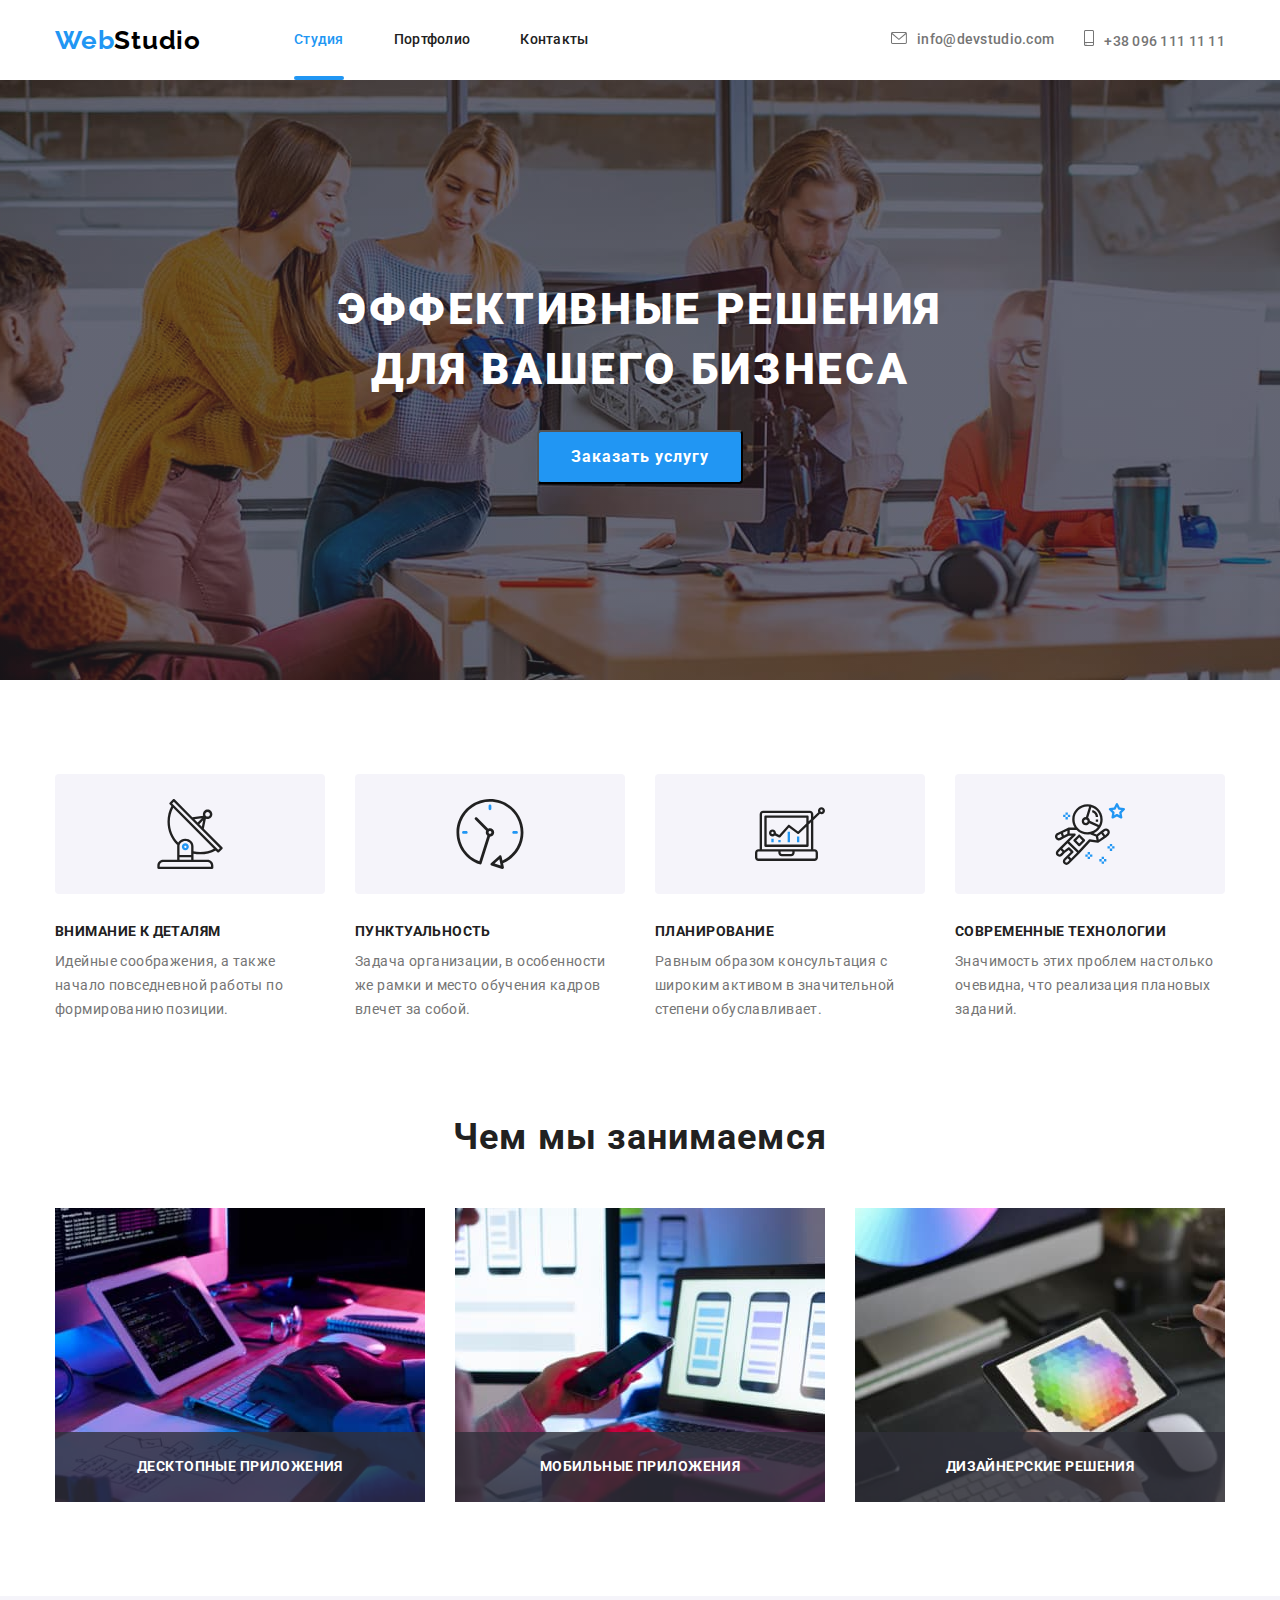
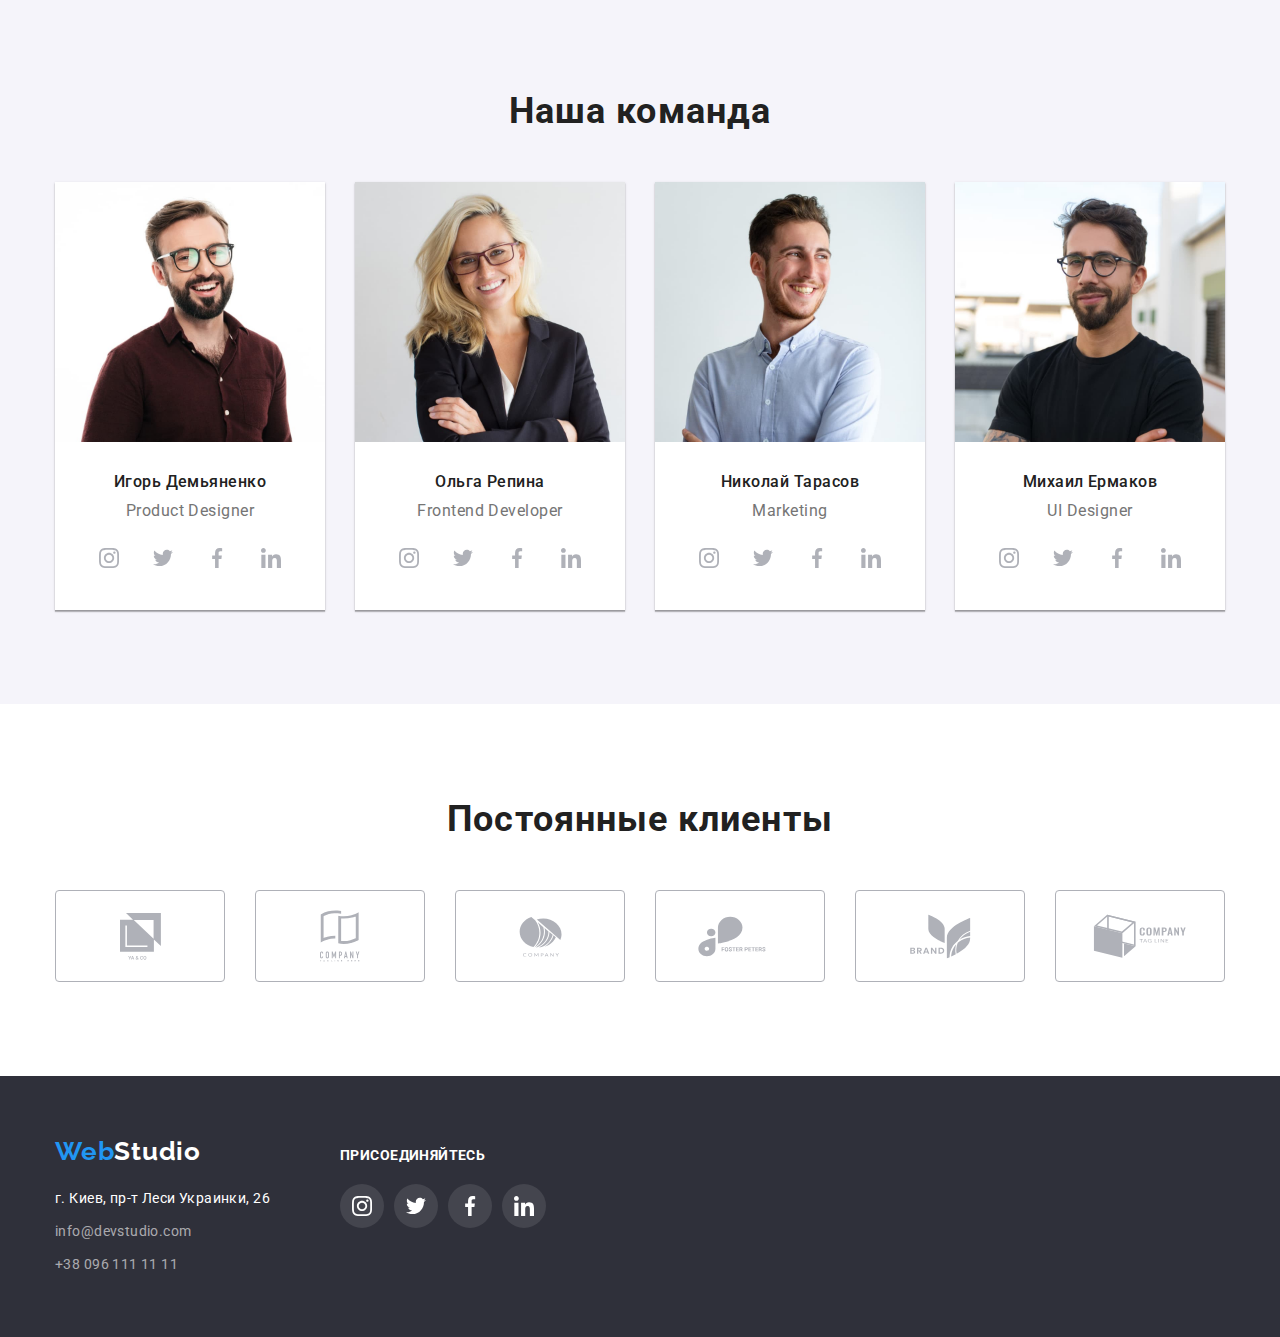
<file: index.html>
<!DOCTYPE html>
<html lang="ru">

<head>
    <meta charset="UTF-8">
    <meta http-equiv="X-UA-Compatible" content="IE=edge">
    <meta name="viewport" content="width=device-width, initial-scale=1.0">
    <link href="https://fonts.googleapis.com/css2?family=Raleway:wght@700&family=Roboto:wght@400;500;700;900&display=swap"
        rel="stylesheet" />
    <link rel="preconnect" href="https://fonts.gstatic.com">
    <link rel="stylesheet" href="https://cdnjs.cloudflare.com/ajax/libs/modern-normalize/1.1.0/modern-normalize.min.css" />
    <link rel="stylesheet" href="./css/styles.css" />
    <title>WebStudio</title>
</head>

<body>

<!-- Шапка сайта -->
    <header class="header">
     <div class="container">
        <div class="container-nav">
        <nav class="navigation">
            <a class="logo link"href="./index.html" ><span class="description-span">Web</span>Studio</a>
            <ul class="menu-list list">
                <li class="menu-item"><a class="menu-link link current" href="./index.html" >Студия</a></li>
                <li class="menu-item"><a class="menu-link link" href="./portfolio.html" >Портфолио</a></li>
                <li class="menu-item"><a class="menu-link link" href="" >Контакты</a></li>
            </ul>
        </nav>
        <ul class="auth-nav list">
            <li class="auth-nav-item">
                <a class="auth-link link" href="mailto:info@devstudio.com" ><svg class="nav-svg" width="16" height="12">
                    <use href="./images/sprite.svg#icon-mail"></use>
                </svg>info@devstudio.com</a></li>
            
            <li class="auth-nav-item"><a class="auth-link link" href="tel:+380961111111"><svg class="nav-svg" width="10" height="16">
                <use href="./images/sprite.svg#icon-smartphone"></use>
            </svg>+38 096 111 11 11</a></li>
            
        </ul>
        </div>
     
    </div>
    </header>
    <main>
        <!-- Герой -->

        <section class="section hero">
        <div class="container">
            <h1 class="hero-title">Эффективные решения<br/> для вашего бизнеса</h1>
            <button class="modal-button" type="button" data-modal-open>Заказать услугу</button>
        </div>
        </section>
        
        <!-- Преимущества -->
        <section class="section advantages">
        <div class="container">
            <h2 hidden>Преимущества</h2>
            <ul class="feature-list list">
                <li class="feature-list-item">
                    <div class="feature">
                        <svg class="feature-svg" width="70" height="70">
                            <use href="./images/sprite.svg#icon-antenna"></use>
                        </svg>
                    </div>
                    <h3 class="feature-title">Внимание к деталям</h3>
                    <p class="feature-description">
                        Идейные соображения, а также
                        начало повседневной работы по
                        формированию позиции.
                    </p>
                 </li>
                <li class="feature-list-item">
                    <div class="feature">
                        <svg class="feature-svg" width="70" height="70">
                            <use href="./images/sprite.svg#icon-clock"></use>
                        </svg>
                    </div>
                    <h3 class="feature-title">Пунктуальность</h3>
                    <p class="feature-description">
                        Задача организации, в особенности
                        же рамки и место обучения кадров
                        влечет за собой.
                    </p>
                 </li>
                <li class="feature-list-item">
                    <div class="feature">
                        <svg class="feature-svg" width="70" height="70">
                            <use href="./images/sprite.svg#icon-diagram"></use>
                        </svg>
                    </div>
                    <h3 class="feature-title">Планирование</h3>
                    <p class="feature-description">
                        Равным образом консультация с
                        широким активом в значительной
                        cтепени обуславливает.
                    </p>
                 </li>
                <li class="feature-list-item">
                    <div class="feature">
                        <svg class="feature-svg" width="70" height="70">
                            <use href="./images/sprite.svg#icon-astronaut"></use>
                        </svg>
                    </div>
                    <h3 class="feature-title">Современные технологии</h3>
                    <p class="feature-description">
                        Значимость этих проблем настолько
                        очевидна, что реализация плановых
                        заданий.
                    </p>
                 </li>
            </ul>
            
        </div>    
        </section>
        

        <!-- Чем мы занимаемся -->
        
        <section class="section promo">
        <div class="container">
            <h2 class="promo-title">Чем мы занимаемся</h2>
        
            <ul class="promo-link-list list">
                <li class="promo-link-list-item">
                    <div class="promo-div">      
                    <img src="./images/img.jpg" alt="Пишет код" width="370" height="294"/>
                    <p class="promo-text"> Десктопные приложения </p>
                    </div>
                </li>
                <li class="promo-link-list-item">
                    <div class="promo-div">
                    <img src="./images/img(1).jpg" alt="Создает дизайн" width="370" height="294"/>
                     <p class="promo-text">Мобильные приложения</p> 
                    </div>
                </li>
                <li class="promo-link-list-item">
                    <div class="promo-div"> 
                    <img src="./images/img(2).jpg" alt="Тестирует игру" width="370" height="294"/>
                    <p class="promo-text">Дизайнерские решения</p>
                    </div>
                </li>
            </ul>
        </div>    
        </section>
        
        <!-- Наша команда -->
      
        <section class="section team">
        <div class="container">
            <h2 class="team-title">Наша команда</h2>
                   
            <ul class="team-link-list list">
                <li class="team-link-list-item">
                    <a class="team-link-list-link link" href=""><img src="./images/img(3).jpg" alt="Игорь Демьяненко" width="270" height="260"/></a>
                   <div class="team-div">
                    <h3 class="team-subtitle">Игорь Демьяненко</h3>
                    <p class="profession" lang="en">Product Designer</p>
                  
                    <ul class="social">
                        
                       <li class="social-list">
                           <a class="social-link" href="">
                           <svg class="social-svg" width="20" height="20">
                               <use href="./images/sprite.svg#icon-instagram"></use>
                           </svg>  
                           </a>
                       </li>
                        
                    <li class="social-list" >
                        <a class="social-link" href="">
                            <svg class="social-svg" width="20" height="20">
                                <use href="./images/sprite.svg#icon-twitter"></use>
                            </svg>
                        </a>
                    </li>
                    <li class="social-list">
                        <a class="social-link" href="">
                            <svg class="social-svg" width="20" height="20">
                                <use href="./images/sprite.svg#icon-facebook"></use>
                            </svg>
                        </a>
                    </li>
                    <li class="social-list">
                        <a class="social-link last" href="">
                            <svg class="social-svg" width="20" height="20">
                                <use href="./images/sprite.svg#icon-linkedin"></use>
                            </svg>
                        </a>
                    </li>
                   </ul>
                    </div>
                </li>
                <li class="team-link-list-item">
                    <a class="team-link-list-link link" href=""><img src="./images/img(4).jpg" alt="Ольга Репина" width="270" height="260"/></a>
                    <div class="team-div">  
                    <h3 class="team-subtitle">Ольга Репина</h3>
                    <p class="profession" lang="en">Frontend Developer</p>
                        <ul class="social">
                            <li class="social-list">
                                <a class="social-link" href="">
                                    <svg class="social-svg" width="20" height="20">
                                        <use href="./images/sprite.svg#icon-instagram"></use>
                                    </svg>
                                </a>
                            </li>
                            <li class="social-list">
                                <a class="social-link" href="">
                                    <svg class="social-svg" width="20" height="20">
                                        <use href="./images/sprite.svg#icon-twitter"></use>
                                    </svg>
                                </a>
                            </li>
                            <li class="social-list">
                                <a class="social-link" href="">
                                    <svg class="social-svg" width="20" height="20">
                                        <use href="./images/sprite.svg#icon-facebook"></use>
                                    </svg>
                                </a>
                            </li>
                            <li class="social-list">
                                <a class="social-link last" href="">
                                    <svg class="social-svg" width="20" height="20">
                                        <use href="./images/sprite.svg#icon-linkedin"></use>
                                    </svg>
                                </a>
                            </li>
                        </ul>
                    </div>
                </li>
                <li class="team-link-list-item">
                    <a class="team-link-list-link link" href=""><img src="./images/img(5).jpg" alt="Николай Тарасов" width="270" height="260"/></a>
                    <div class="team-div">
                    <h3 class="team-subtitle">Николай Тарасов</h3>
                    <p  class="profession" lang="en">Marketing</p>
                        <ul class="social">
                            <li class="social-list">
                                <a class="social-link" href="">
                                    <svg class="social-svg" width="20" height="20">
                                        <use href="./images/sprite.svg#icon-instagram"></use>
                                    </svg>
                                </a>
                            </li>
                            <li class="social-list">
                                <a class="social-link" href="">
                                    <svg class="social-svg" width="20" height="20">
                                        <use href="./images/sprite.svg#icon-twitter"></use>
                                    </svg>
                                </a>
                            </li>
                            <li class="social-list">
                                <a class="social-link" href="">
                                    <svg class="social-svg" width="20" height="20">
                                        <use href="./images/sprite.svg#icon-facebook"></use>
                                    </svg>
                                </a>
                            </li>
                            <li class="social-list">
                                <a class="social-link last" href="">
                                    <svg class="social-svg" width="20" height="20">
                                        <use href="./images/sprite.svg#icon-linkedin"></use>
                                    </svg>
                                </a>
                            </li>
                        </ul>
                    </div>
                </li>
                <li class="team-link-list-item">
                    <a  class="team-link-list-link link" href=""><img src="./images/img(6).jpg" alt="Михаил Ермаков" width="270" height="260"/></a>
                    <div class="team-div">
                    <h3 class="team-subtitle">Михаил Ермаков</h3>
                    <p class="profession" lang="en">UI Designer</p>
                        <ul class="social">
                            <li class="social-list">
                                <a class="social-link" href="">
                                    <svg class="social-svg" width="20" height="20">
                                        <use href="./images/sprite.svg#icon-instagram"></use>
                                    </svg>
                                </a>
                            </li>
                            <li class="social-list">
                                <a class="social-link" href="">
                                    <svg class="social-svg" width="20" height="20">
                                        <use href="./images/sprite.svg#icon-twitter"></use>
                                    </svg>
                                </a>
                            </li>
                            <li class="social-list">
                                <a class="social-link" href="">
                                    <svg class="social-svg" width="20" height="20">
                                        <use href="./images/sprite.svg#icon-facebook"></use>
                                    </svg>
                                </a>
                            </li>
                            <li class="social-list">
                                <a class="social-link last" href="">
                                    <svg class="social-svg" width="20" height="20">
                                        <use href="./images/sprite.svg#icon-linkedin"></use>
                                    </svg>
                                </a>
                            </li>
                        </ul>
                    </div>
                </li>
            </ul>
        </div>    
        </section>
        <!-- ПОСТОЯННЫЕ КЛИЕНТЫ -->
        <section class="section clients">
        <div class="container">
            <h2 class="clients-title">Постоянные клиенты</h2>
            <ul class="clients-list">
                <li class="clients-item">
                    <a class="clients-link" href="">
                        <svg class="clients-svg" width="41" height="47">
                            <use href="./images/sprite.svg#icon-group"></use>
                        </svg>
                    </a>
                 </li>
                <li class="clients-item">
                    <a class="clients-link" href="">
                        <svg class="clients-svg" width="40" height="52">
                            <use href="./images/sprite.svg#icon-group1"></use>
                        </svg>
                    </a>
                </li>
                <li class="clients-item">
                    <a class="clients-link" href="">
                        <svg class="clients-svg" width="43" height="41">
                            <use href="./images/sprite.svg#icon-group2"></use>
                        </svg>
                    </a>
                </li>
                <li class="clients-item">
                    <a class="clients-link" href="">
                        <svg class="clients-svg" width="84" height="41">
                            <use href="./images/sprite.svg#icon-group3"></use>
                        </svg>
                    </a>
                </li>
                <li class="clients-item">
                    <a class="clients-link" href="">
                        <svg class="clients-svg" width="63" height="45">
                            <use href="./images/sprite.svg#icon-group4"></use>
                        </svg>
                    </a>
                </li>
                <li class="clients-item">
                    <a class="clients-link" href="">
                        <svg class="clients-svg" width="94" height="44">
                            <use href="./images/sprite.svg#icon-group5"></use>
                        </svg>
                    </a>
                </li>
         </ul>  
        </div>  
    </main> 
    <!-- Футер -->
<footer class="footer">
    <div class="container">
        <!-- <div class="footer-blok"> -->
        <div class="footer-blok">
           <div class="address-blok">
            <a class="logo-futer" href="./index.html"><span class="description-span">Web</span>Studio</a>
            <address class="address">
                <ul class="address-list list">

                    <li class="address-list-item">
                        <a class="address-list-link link" href="https://goo.gl/maps/vD9bHyXzmeHu5Eb17" target="_blank"
                            rel="noopener noreferrer" class="link">
                            г. Киев, пр-т Леси Украинки, 26</a>
                    </li>
                    <li class="address-list-item">
                        <a class="contacts-list-link link" href="mailto:info@devstudio.com"
                            class="link contacts">info@devstudio.com</a><br />
                    </li>
                    <li class="address-list-item">
                        <a class="contacts-list-link link" href="tel:+380961111111" class="link contacts">+38 096 111 11
                            11</a>
                    </li>

                </ul>

            </address>
            </div>

            <div class="invitation-blok">
                 <p class="invitation">Присоединяйтесь</p>
                <ul class="social-network">
                <li class="social-network-list">
                    <a class="social-network-link" href="">
                        <svg class="social-network-svg" width="20" height="20">
                            <use href="./images/sprite.svg#icon-instagram"></use>
                        </svg>
                    </a>
                </li>
                <li class="social-network-list">
                    <a class="social-network-link" href="">
                        <svg class="social-network-svg" width="20" height="20">
                            <use href="./images/sprite.svg#icon-twitter"></use>
                        </svg>
                    </a>
                </li>
                <li class="social-network-list">
                    <a class="social-network-link" href="">
                        <svg class="social-network-svg" width="20" height="20">
                            <use href="./images/sprite.svg#icon-facebook"></use>
                        </svg>
                    </a>
                </li>
                <li class="social-network-list">
                    <a class="social-network-link" href="">
                        <svg class="social-network-svg" width="20" height="20">
                            <use href="./images/sprite.svg#icon-linkedin"></use>
                        </svg>
                    </a>
                </li>
            
            </ul>
            </div>
        </div>
    </div>
</footer>
<!-------------------- МОДАЛЬНОЕ ОКНО---------- -->
<div class="backdrop is-hidden" data-modal>
    <div class="modal">
        <button class="close-button" data-modal-close>
            <svg class="close-svg" width="11" height="11">
                <use href="./images/sprite.svg#icon-close"></use>
            </svg>
        </button>
    </div>
</div>
<script src="./js/modal.js"></script>
</body>
    </html>
</file>
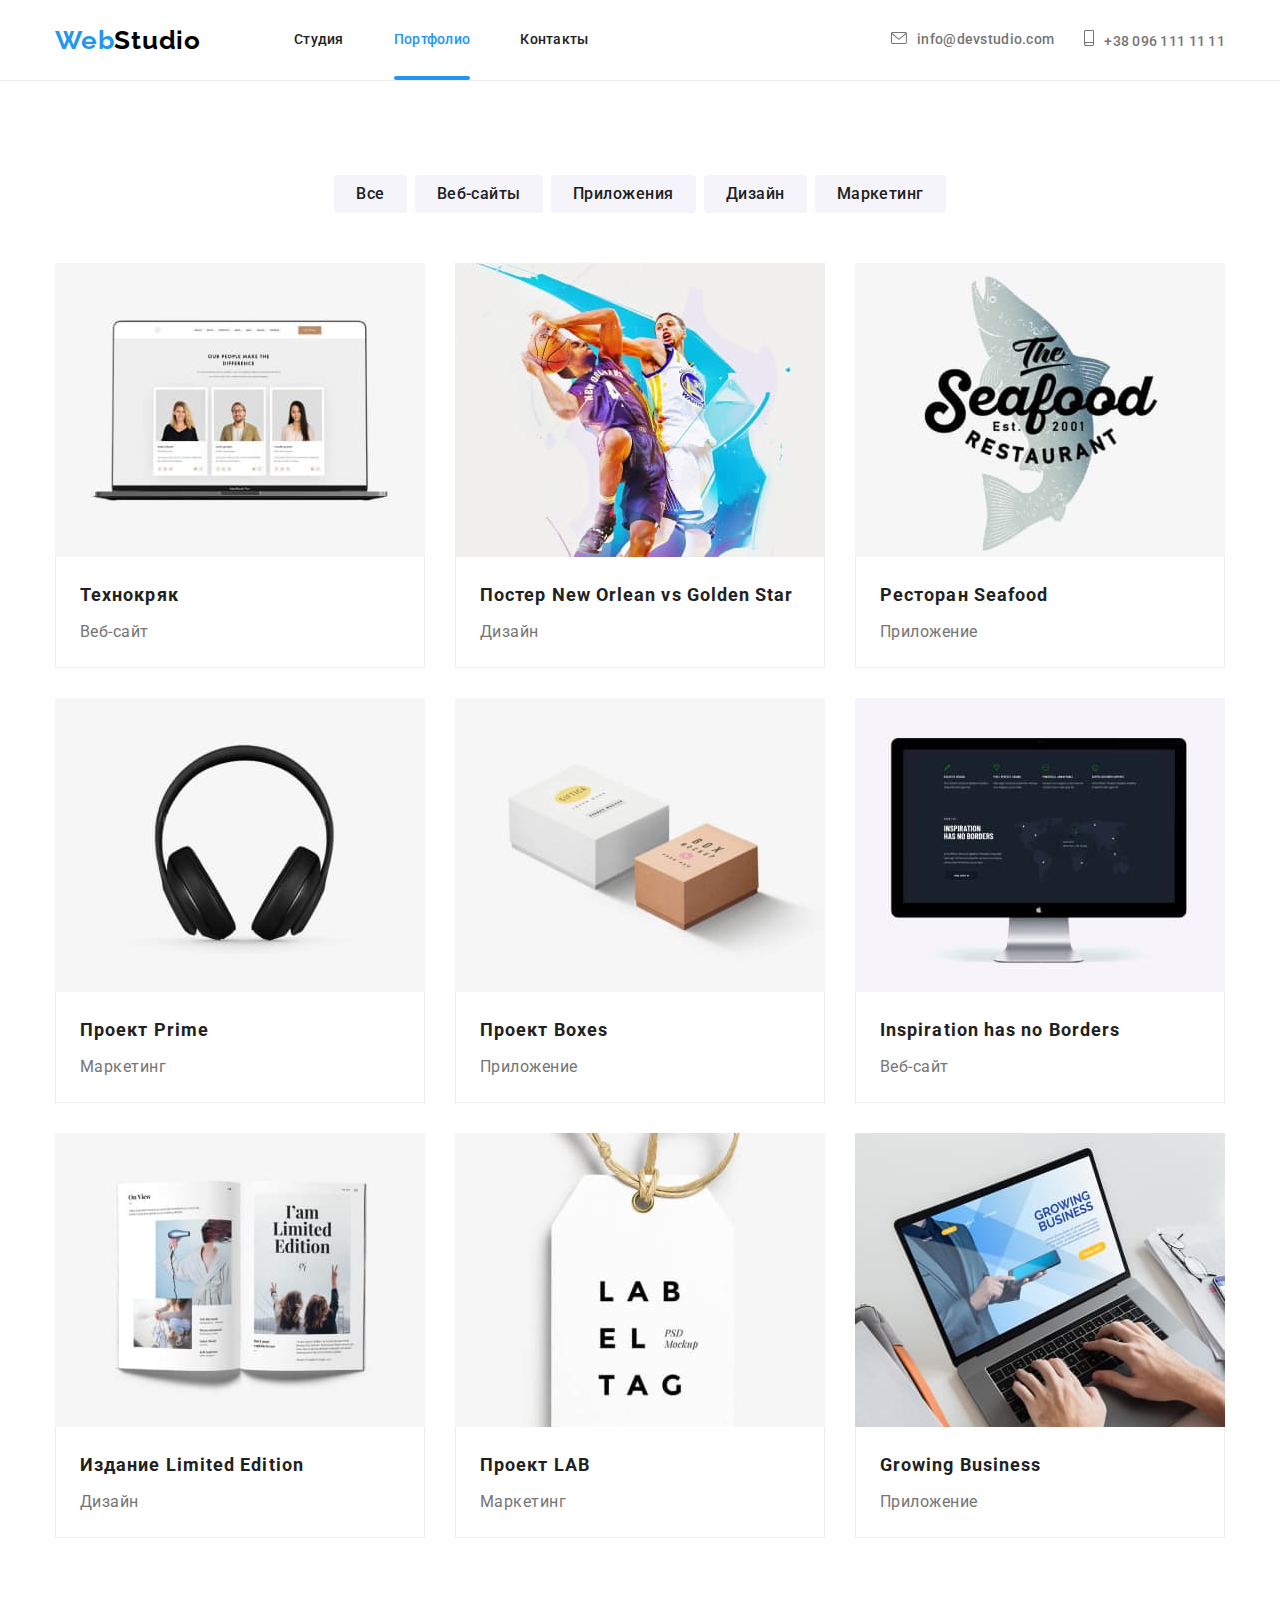
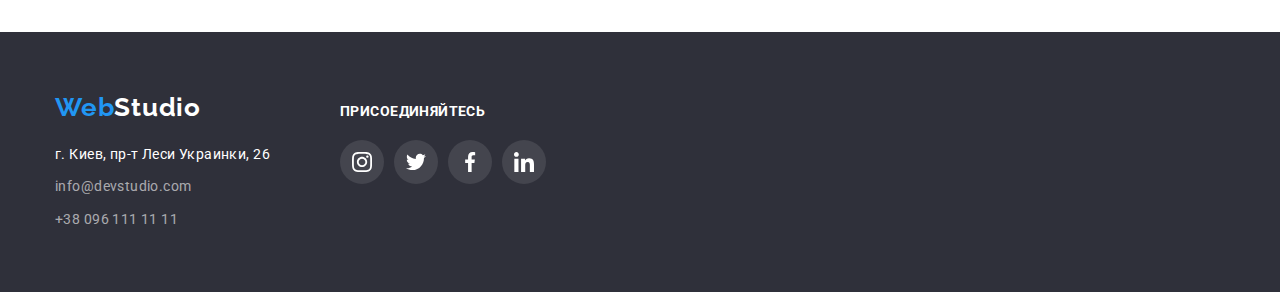
<file: portfolio.html>
<!DOCTYPE html>
<html lang="ru">

<head>
    <meta charset="UTF-8">
    <meta http-equiv="X-UA-Compatible" content="IE=edge">
    <meta name="viewport" content="width=device-width, initial-scale=1.0">
    <link href="https://fonts.googleapis.com/css2?family=Raleway:wght@700&family=Roboto:wght@400;500;700;900&display=swap"
    rel="stylesheet"/>
    <link rel="preconnect" href="https://fonts.gstatic.com">
    <link rel="stylesheet" href="https://cdnjs.cloudflare.com/ajax/libs/modern-normalize/1.1.0/modern-normalize.min.css" />
    <link rel="stylesheet" href="./css/styles.css" />   
    <title>Portfolio</title>
</head>

<body>
    <!-- Шапка сайта -->
<header class="header portfolio-header">
    <div class="container">
        <div class="container-nav">
            <nav class="navigation">
                <a class="logo link" href="./index.html"><span class="description-span">Web</span>Studio</a>
                <ul class="menu-list list">
                    <li class="menu-item"><a class="menu-link link" href="./index.html">Студия</a></li>
                    <li class="menu-item"><a class="menu-link link current" href="./portfolio.html">Портфолио</a></li>
                    <li class="menu-item"><a class="menu-link link" href="">Контакты</a></li>
                </ul>
            </nav>
            <ul class="auth-nav list">
                <li class="auth-nav-item">
                    <a class="auth-link link" href="mailto:info@devstudio.com"><svg class="nav-svg" width="16"
                            height="12">
                            <use href="./images/sprite.svg#icon-mail"></use>
                        </svg>info@devstudio.com</a>
                </li>

                <li class="auth-nav-item"><a class="auth-link link" href="tel:+380961111111"><svg class="nav-svg"
                            width="10" height="16">
                            <use href="./images/sprite.svg#icon-smartphone"></use>
                        </svg>+38 096 111 11 11</a></li>
            </ul>
        </div>

    </div>
</header>
    <main>
       <!--Портфолио--> 
     <section class="section portfolio">
    <div class="container">
        
        <h1 class="portfolio-title" hidden>Портфолио</h1>
           <nav class="button-navigation">
            <ul class="button-nav list">
                <li class="button-nav-item"><button class="nav-button" type="button">Все</button></li>
                <li class="button-nav-item"><button class="nav-button" type="button">Веб-сайты</button></li>
                <li class="button-nav-item"><button class="nav-button" type="button">Приложения</button></li>
                <li class="button-nav-item"><button class="nav-button" type="button">Дизайн</button></li>
                <li class="button-nav-item"><button class="nav-button"       type="button">Маркетинг</button></li>
            </ul>
           </nav>
            <ul class="work-list list">
                <li class="work-list-item">
                    <a class="work-list-link link" href="">
                        <div class="work-thumd"><img  class="work-img" src="./images/img(7).jpg" alt="Веб сайт в ноутбуке" width="370" height="294" />
                        <p class="work-description">Технокряк это современная площадка распространения коронавируса.
                            Компании используют эту платформу для цифрового
                            шпионажа и атак на защищённые сервера конкурентов.</p>
                        </div>
                    </a>
                    <div class="border-list">
                    <h2 class="work-list-title">Технокряк</h2>
                    <p class="work-list-text">Веб-сайт</p>
                     </div>
                </li>
                <li class="work-list-item">
                    <a class="work-list-link link" href="">
                        <div class="work-thumd"><img src="./images/img(8).jpg" alt="Баскетболисты на постере" width="370" height="294" />
                    <p class="work-description">Технокряк это современная площадка распространения коронавируса.
                        Компании используют эту платформу для цифрового
                        шпионажа и атак на защищённые сервера конкурентов.</p>
                    </div>
                    </a>
                    <div class="border-list">       
                    <h2 class="work-list-title">Постер New Orlean vs Golden Star</h2>
                    <p class="work-list-text">Дизайн</p>
                    </div>
                </li>
                <li class="work-list-item">
                    <a class="work-list-link link" href="">
                    <div class="work-thumd"><img src="./images/img(9).jpg" alt="Логотип ресторана в виде рыбы" width="370" height="294" />                    
                    <p class="work-description">Технокряк это современная площадка распространения коронавируса.
                        Компании используют эту платформу для цифрового
                        шпионажа и атак на защищённые сервера конкурентов.</p>
                    </div>
                    </a>
                    <div class="border-list">
                    <h2 class="work-list-title">Ресторан Seafood</h2>
                    <p class="work-list-text">Приложение</p>
                    </div>
                </li>
                <li class="work-list-item">
                    <a class="work-list-link link" href="">
                    <div class="work-thumd"><img src="./images/img(10).jpg" alt="Наушники" width="370" height="294" />
                    <p class="work-description">Технокряк это современная площадка распространения коронавируса.
                    Компании используют эту платформу для цифрового
                    шпионажа и атак на защищённые сервера конкурентов.</p>
                    </div>
                    </a>
                    <div class="border-list">
                    <h2 class="work-list-title">Проект Prime</h2>
                    <p class="work-list-text">Маркетинг</p>
                    </div>
                </li>
                <li class="work-list-item">
                    <a class="work-list-link link" href="">
                    <div class="work-thumd"><img src="./images/img(11).jpg" alt="Две коробки" width="370" height="294" />
                    <p class="work-description">Технокряк это современная площадка распространения коронавируса.
                        Компании используют эту платформу для цифрового
                        шпионажа и атак на защищённые сервера конкурентов.</p>
                    </div>
                    </a>
                    <div class="border-list">
                    <h2 class="work-list-title">Проект Boxes</h2>
                    <p class="work-list-text">Приложение</p>
                    </div>
                </li>
                <li class="work-list-item">
                    <a class="work-list-link link" href="">
                    <div class="work-thumd"><img src="./images/img(12).jpg" alt="Монитор с веб сайтом" width="370" height="294" />
                    <p class="work-description">Технокряк это современная площадка распространения коронавируса.
                        Компании используют эту платформу для цифрового
                        шпионажа и атак на защищённые сервера конкурентов.</p>
                    </div>
                    </a>
                    <div class="border-list">
                    <h2 class="work-list-title" lang="en" >Inspiration has no Borders</h2>
                    <p class="work-list-text">Веб-сайт</p>
                    </div>
                </li>
                <li class="work-list-item">
                    <a class="work-list-link link" href="">
                    <div class="work-thumd"><img src="./images/img(13).jpg" alt="Книга" width="370" height="294" />
                    <p class="work-description">Технокряк это современная площадка распространения коронавируса.
                        Компании используют эту платформу для цифрового
                        шпионажа и атак на защищённые сервера конкурентов.</p>
                    </div>
                    </a>
                    <div class="border-list">
                    <h2 class="work-list-title">Издание Limited Edition</h2>
                    <p class="work-list-text">Дизайн</p>
                    </div>
                </li>
                <li class="work-list-item">
                    <a class="work-list-link link" href="">
                    <div class="work-thumd"><img src="./images/img(14).jpg" alt="Табличка с рекламой" width="370" height="294" />
                    <p class="work-description">Технокряк это современная площадка распространения коронавируса.
                        Компании используют эту платформу для цифрового
                        шпионажа и атак на защищённые сервера конкурентов.</p>
                    </div>
                    </a>
                    <div class="border-list">
                    <h2 class="work-list-title">Проект LAB</h2>
                    <p class="work-list-text">Маркетинг</p>
                    </div>
                </li>
                <li class="work-list-item">
                    <a class="work-list-link link" href="">
                    <div class="work-thumd"><img src="./images/img(15).jpg" alt="приложение в ноут буке" width="370" height="294" />
                    <p class="work-description">Технокряк это современная площадка распространения коронавируса.
                        Компании используют эту платформу для цифрового
                        шпионажа и атак на защищённые сервера конкурентов.</p>
                    </div>
                    </a>
                    <div class="border-list">
                    <h2 class="work-list-title" lang="en" >Growing Business</h2>
                    <p class="work-list-text">Приложение</p>
                    </div>
                </li>
            </ul>
           
    </div>    
    </section>

    </main>
    <!-- Футер -->
<footer class="footer">
    <div class="container">
        <!-- <div class="footer-blok"> -->
        <div class="footer-blok">
            <div class="address-blok">
                <a class="logo-futer" href="./index.html"><span class="description-span">Web</span>Studio</a>
                <address class="address">
                    <ul class="address-list list">

                        <li class="address-list-item">
                            <a class="address-list-link link" href="https://goo.gl/maps/vD9bHyXzmeHu5Eb17"
                                target="_blank" rel="noopener noreferrer" class="link">
                                г. Киев, пр-т Леси Украинки, 26</a>
                        </li>
                        <li class="address-list-item">
                            <a class="contacts-list-link link" href="mailto:info@devstudio.com"
                                class="link contacts">info@devstudio.com</a><br />
                        </li>
                        <li class="address-list-item">
                            <a class="contacts-list-link link" href="tel:+380961111111" class="link contacts">+38 096
                                111 11
                                11</a>
                        </li>

                    </ul>

                </address>
            </div>

            <div class="invitation-blok">
                <p class="invitation">Присоединяйтесь</p>
                <ul class="social-network">
                    <li class="social-network-list">
                        <a class="social-network-link" href="">
                            <svg class="social-network-svg" width="20" height="20">
                                <use href="./images/sprite.svg#icon-instagram"></use>
                            </svg>
                        </a>
                    </li>
                    <li class="social-network-list">
                        <a class="social-network-link" href="">
                            <svg class="social-network-svg" width="20" height="20">
                                <use href="./images/sprite.svg#icon-twitter"></use>
                            </svg>
                        </a>
                    </li>
                    <li class="social-network-list">
                        <a class="social-network-link" href="">
                            <svg class="social-network-svg" width="20" height="20">
                                <use href="./images/sprite.svg#icon-facebook"></use>
                            </svg>
                        </a>
                    </li>
                    <li class="social-network-list">
                        <a class="social-network-link" href="">
                            <svg class="social-network-svg" width="20" height="20">
                                <use href="./images/sprite.svg#icon-linkedin"></use>
                            </svg>
                        </a>
                    </li>

                </ul>
            </div>
        </div>

    </div>
</footer>
    </body>
    
    </html>
</file>
<file: css/styles.css>
/* цвет основного текста #212121; */
/* вторичный цвет текста  #757575;  */
/* белый #FFFFFF; */
/* акцент #2196F3; */
:root {
  --main-font: "Roboto", sans-serif;
  --secondary-font: "Raleway", sans-serif;
  --primary-text-color: #757575;
  --title-text-color: #212121;
  --accent-color: #2196f3;
  --primary-white-color: #ffffff;
}

h1,
h2,
h3,
h4,
h5,
h6,
p {
  margin-top: 0;
  margin-bottom: 0;
}

ul,
ol {
  padding: 0;
  margin: 0;
  list-style: none;
}

img {
  display: block;
}

.list {
  list-style: none;
}

.link {
  text-decoration: none;
}

.list {
  padding: 0;
  margin: 0;
  list-style: none;
}

body {
  color: var(--primary-text-color);
  font-family: var(--main-font);
}

/*------------- КОНТЕЙНЕР----------- */
.container {
  width: 1200px;
  margin: 0 auto;
  padding-left: 15px;
  padding-right: 15px;
}

/*------------ СЕКЦИИ ------------------- */
section {
  padding-top: 94px;
  padding-bottom: 94px;
}

/* =========ШАПКА САЙТА========= */
/* .header {
  padding-top: 24px;
  padding-bottom: 25px;
} */

.portfolio-header {
  border-bottom: 1px solid #ececec;
}
.container-nav {
  display: flex;
  align-items: center;
}
.navigation {
  display: flex;
  align-items: center;
}
.navigation .logo {
  margin-right: 93px;
}

.logo {
  font-family: var(--secondary-font);
  font-style: normal;
  color: #000000;
  font-weight: 700;
  font-size: 26px;
  line-height: 1.19;
  letter-spacing: 0.03em;
}
.description-span {
  color: var(--accent-color);
}
.menu-list .menu-item:not(:last-child) {
  margin-right: 50px;
}

.menu-list {
  display: flex;
  align-items: center;
}
.menu-link {
  display: block;
  color: var(--title-text-color);
  font-weight: 500;
  font-size: 14px;
  line-height: 1.14;
  letter-spacing: 0.02em;
  padding-top: 32px;
  padding-bottom: 32px;
  position: relative;
  transition: color 250ms cubic-bezier(0.4, 0, 0.2, 1);
}
.menu-link:hover,
.menu-link:focus {
  color: var(--accent-color);
}
/* -----подчёркивание ссылки текущей страницы ----- */
.current {
  color: var(--accent-color);
}
.current::after {
  content: "";
  position: absolute;
  bottom: 0;
  left: 0;
  display: block;
  width: 100%;
  height: 4px;
  border-radius: 2px;
  background-color: var(--accent-color);
  transition: transform 250ms cubic-bezier(0.4, 0, 0.2, 1);
}

/* ---конец подчёркивание ссылки текущей страницы ---- */
.auth-nav {
  display: flex;
  align-items: center;
  margin-left: auto;
}
.auth-nav-item {
  align-items: center;
  justify-content: center;
  margin-left: 30px;
}
.auth-nav-item:first-child {
  margin-left: 0px;
}

.auth-nav .link {
  color: var(--primary-text-color);
  font-weight: 500;
  font-size: 14px;
  line-height: 1.14;
  letter-spacing: 0.02em;
  display: block;
  align-items: center;
  transition: color 250ms cubic-bezier(0.4, 0, 0.2, 1);
}
.auth-nav .link:hover,
.auth-nav .link:focus {
  color: var(--accent-color);
}

.nav-svg {
  fill: currentColor;
  margin-right: 10px;
  transition: fill 250ms cubic-bezier(0.4, 0, 0.2, 1);
}
.auth-link:hover,
.auth-link:focus {
  fill: var(--accent-color);
}
.nav-svg:hover,
.nav-svg:focus {
  fill: var(--accent-color);
}

/*======== ГЕРОЙ===========*/

.hero {
  background: #2f303a;
  text-align: center;
  padding-top: 200px;
  padding-bottom: 200px;
  max-width: 1600px;
  height: 600px;
  margin-left: auto;
  margin-right: auto;
  background-image: linear-gradient(
      rgba(47, 48, 58, 0.4),
      rgba(47, 48, 58, 0.4)
    ),
    url("../images/hero.jpg");
  background-repeat: no-repeat;
  background-position: center;
  background-size: cover;
}
.hero-title {
  color: var(--primary-white-color);
  font-weight: 900;
  font-size: 44px;
  line-height: 1.36;
  letter-spacing: 0.06em;
  text-transform: uppercase;
  text-align: center;

  margin-bottom: 30px;
}
.modal-button {
  color: var(--primary-white-color);
  font-weight: 700;
  font-size: 16px;
  line-height: 1.87;
  letter-spacing: 0.06em;
  align-items: center;
  text-align: center;
  border-radius: 4px;
  background-color: var(--accent-color);
  cursor: pointer;
  padding: 10px 32px;
}
/* ===================МОДАЛЬНОЕ ОКНО================== */
.backdrop {
  position: fixed;
  width: 100%;
  height: 100%;
  top: 0;
  left: 0;
  opacity: 1;
  background-color: rgba(0, 0, 0, 0.2);
  transition: opacity 250ms cubic-bezier(0.4, 0, 0.2, 1);
}
.backdrop.is-hidden {
  opacity: 0;
  pointer-events: none;
  visibility: hidden;
}
.backdrop.is-hidden .modal {
  transform: translate(-50%, -50%) scale(0.5);
}
.modal {
  position: absolute;
  width: 528px;
  height: 581px;
  top: 50%;
  left: 50%;
  padding: 8px;
  border-radius: 4px;
  background-color: var(--primary-white-color);
  transform: translate(-50%, -50%) scale(1);
  transition: transform 250ms cubic-bezier(0.4, 0, 0.2, 1);
}

.close-button {
  display: block;
  width: 30px;
  height: 30px;
  margin-left: auto;
  align-items: center;
  text-align: center;
  border-radius: 50%;
  border: 1px solid rgba(0, 0, 0, 0.1);
  background-color: var(--primary-white-color);
  cursor: pointer;
}
/* .close-svg {
  width: 11px;
  height: 11px;
  fill: currentColor;
} */
/* ========КОНЕЦ МОДАЛЬНОЕ ОКНО ================= */

/*======= Преимущества =========*/

.feature-list {
  display: flex;
  margin-left: -30px;
  margin-top: -30px;
}
.feature-list-item {
  flex-basis: calc((100% - 120px) / 4);
  margin-left: 30px;
  margin-top: 30px;
}

.feature-title {
  color: var(--title-text-color);
  font-weight: 700;
  font-size: 14px;
  line-height: 1.14;
  letter-spacing: 0.03em;
  text-transform: uppercase;
  margin-bottom: 10px;
}
.feature-description {
  font-size: 14px;
  line-height: 1.71;
  letter-spacing: 0.03em;
}
.advantages {
  padding-bottom: 0px;
}
.feature {
  width: 270px;
  height: 120px;
  background: #f5f4fa;
  border-radius: 4px;
  margin-bottom: 30px;
}
.feature {
  display: flex;
  justify-content: center;
  align-items: center;
}
.feature-svg {
  background-repeat: no-repeat;
  background-position: center;
  background-size: cover;
}
/* =====================ЧЕМ МЫ ЗАНИМАЕМСЯ============ */

.promo-title {
  color: var(--title-text-color);
  font-weight: 700;
  font-size: 36px;
  line-height: 1.17;
  text-align: center;
  letter-spacing: 0.03em;
  margin-bottom: 50px;
}
.promo-link-list {
  display: flex;
  margin-left: -30px;
  margin-top: -30px;
}
.promo-link-list-item {
  flex-basis: calc((100% - 90px) / 3);
  margin-left: 30px;
  margin-top: 30px;
}

.promo-div {
  position: relative;
}
.promo-text {
  color: var(--primary-white-color);
  font-weight: 700;
  font-size: 14px;
  line-height: 1.14;
  text-align: center;
  letter-spacing: 0.03em;
  text-transform: uppercase;

  position: absolute;
  bottom: 0;
  left: 0;
  margin: 0px;
  width: 100%;
  height: 70px;
  display: flex;
  justify-content: center;
  align-items: center;
  background-color: rgba(47, 48, 58, 0.8);
}

/* ==========НАША КОМАНДА==========*/

.team {
  background: #f5f4fa;
}
.team-title {
  color: var(--title-text-color);
  font-weight: 700;
  font-size: 36px;
  line-height: 1.17;
  text-align: center;
  letter-spacing: 0.03em;
  margin-bottom: 50px;
}
.team-link-list {
  display: flex;
  margin-left: -30px;
  margin-top: -30px;
}
.team-link-list-item {
  flex-basis: calc((100% - 120px) / 4);
  background-color: var(--primary-white-color);
  margin-left: 30px;
  margin-top: 30px;
  box-shadow: 0px 1px 3px rgba(0, 0, 0, 0.12), 0px 1px 1px rgba(0, 0, 0, 0.14),
    0px 2px 1px rgba(0, 0, 0, 0.2);
}

.team-subtitle {
  color: var(--title-text-color);
  font-weight: 500;
  font-size: 16px;
  line-height: 1.19;
  text-align: center;
  letter-spacing: 0.03em;
  margin-bottom: 10px;
}
.profession {
  font-size: 16px;
  line-height: 1.19;
  text-align: center;
  letter-spacing: 0.03em;
}
.team-div {
  padding-top: 30px;
  padding-bottom: 30px;
}

.social {
  display: flex;
  align-items: center;
  padding-top: 16px;
  fill: currentColor;
  margin-left: 32px;
  margin-right: 32px;
}
.social-link {
  display: flex;
  width: 44px;
  height: 44px;
  border-radius: 50%;
  justify-content: center;
  align-items: center;
  color: #afb1b8;
  margin-right: 10px;
  transition: background-color 250ms cubic-bezier(0.4, 0, 0.2, 1);
}
.last {
  margin-right: 0px;
}
.social-link:hover,
.social-link:focus {
  color: var(--primary-white-color);
  background-color: var(--accent-color);
}
.social-svg {
  fill: currentColor;
  transition: fill 250ms cubic-bezier(0.4, 0, 0.2, 1);
}
.social-svg:hover,
.social-svg:focus {
  fill: #ffffff;
}

/* +++++++++++++++++ПОСТОЯННЫЕ КЛИЕНТЫ+++++++ */

.clients-title {
  color: var(--title-text-color);
  font-weight: 700;
  font-size: 36px;
  line-height: 1.17;
  text-align: center;
  letter-spacing: 0.03em;
  margin-bottom: 50px;
}
.clients-list {
  display: flex;
  align-items: center;
  justify-content: space-between;
}
.clients-link {
  display: flex;
  width: 170px;
  height: 92px;
  justify-content: center;
  align-items: center;
  border: 1px solid #afb1b8;
  border-radius: 4px;
  color: #afb1b8;
  transition: color 250ms cubic-bezier(0.4, 0, 0.2, 1),
    border 250ms cubic-bezier(0.4, 0, 0.2, 1);
}
.clients-svg {
  fill: currentColor;
  transition: fill 250ms cubic-bezier(0.4, 0, 0.2, 1);
}

.clients-link:hover,
.clients-link:focus {
  color: var(--accent-color);
  border-color: var(--accent-color);
}

.clients-svg:hover,
.clients-svg:focus {
  fill: var(--accent-color);
}

/* ========ФУТЕР======= */
.footer {
  background-color: #2f303a;
  padding-top: 60px;
  padding-bottom: 60px;
}

.logo-futer {
  display: block;
  font-family: var(--secondary-font);
  color: var(--primary-white-color);
  font-weight: 700;
  font-size: 26px;
  line-height: 1.19;
  letter-spacing: 0.03em;
  text-decoration: none;
  margin-bottom: 20px;
}

.address-list-link {
  display: block;
  color: var(--primary-white-color);
  font-style: normal;
  font-size: 14px;
  line-height: 1.71;
  letter-spacing: 0.03em;
  margin-bottom: 9px;
  transition: color 250ms cubic-bezier(0.4, 0, 0.2, 1);
}
.address-list-link:hover,
.address-list-link:focus {
  color: var(--accent-color);
}

.contacts-list-link {
  color: rgba(255, 255, 255, 0.6);
  font-weight: 400;
  font-style: normal;
  font-size: 14px;
  line-height: 1.71;
  letter-spacing: 0.03em;
  transition: color 250ms cubic-bezier(0.4, 0, 0.2, 1);
}
.contacts-list-link:hover,
.contacts-list-link:focus {
  color: var(--accent-color);
}

.address-list-item:not(:last-child) {
  margin-bottom: 9px;
}

.invitation {
  font-size: 14px;
  font-weight: 700;
  line-height: 1.14;
  letter-spacing: 0.03em;
  color: var(--primary-white-color);
  text-transform: uppercase;
  margin-bottom: 20px;
}
.footer-blok {
  display: flex;
  align-items: baseline;
}
.address-blok {
  display: block;
}
.invitation-blok {
  margin-left: 70px;
}
.social-network {
  display: flex;
  align-items: center;
  justify-content: space-between;
}
.social-network-link {
  display: flex;
  padding: 12px;
  color: var(--primary-white-color);
  border-radius: 50%;
  background-color: rgba(255, 255, 255, 0.1);
  margin-right: 10px;
  transition: color 250ms cubic-bezier(0.4, 0, 0.2, 1),
    background-color 250ms cubic-bezier(0.4, 0, 0.2, 1);
}

.social-network-link:hover,
.social-network-link:focus {
  color: var(--primary-white-color);
  background-color: var(--accent-color);
}
.social-network-svg {
  fill: var(--primary-white-color);
}

/* ===========ПОРТФОЛИО======= */

.button-nav {
  display: flex;
  align-items: center;
  margin-bottom: 50px;
  justify-content: center;
}

.button-nav .button-nav-item:not(:last-child) {
  margin-right: 8px;
}
.button-nav .nav-button {
  color: var(--title-text-color);
  background: #f5f4fa;
  font-weight: 500;
  font-size: 16px;
  line-height: 1.62;
  text-align: center;
  letter-spacing: 0.03em;
  cursor: pointer;
  border: transparent;
  border-radius: 4px;
  padding: 6px 22px;
  transition: color 250ms cubic-bezier(0.4, 0, 0.2, 1),
    background 250ms cubic-bezier(0.4, 0, 0.2, 1),
    box-shadow 250ms cubic-bezier(0.4, 0, 0.2, 1);
}

.nav-button:hover,
.nav-button:focus {
  color: var(--primary-white-color);
  background: var(--accent-color);
  box-shadow: 0px 2px 2px rgba(0, 0, 0, 0.12), 0px 1px 2px rgba(0, 0, 0, 0.08),
    0px 3px 1px rgba(61, 38, 38, 0.1);
}
.work-list {
  display: flex;
  flex-wrap: wrap;
  margin-left: -30px;
  margin-top: -30px;
}
.work-list-item {
  flex-basis: calc((100% - 90px) / 3);
  margin-left: 30px;
  margin-top: 30px;
  transition: box-shadow 250ms cubic-bezier(0.4, 0, 0.2, 1);
}
.work-list-item:hover {
  box-shadow: 1px 4px 6px rgba(0, 0, 0, 0.16), 0px 4px 4px rgba(0, 0, 0, 0.06),
    0px 1px 1px rgba(0, 0, 0, 0.12);
  cursor: pointer;
}
.work-list-title {
  color: var(--title-text-color);
  font-weight: 700;
  font-size: 18px;
  line-height: 2;
  letter-spacing: 0.06em;
  margin-bottom: 4px;
}
.work-list-text {
  font-size: 16px;
  line-height: 1.87;
  letter-spacing: 0.03em;
}
.border-list {
  border-right: 1px solid #eeeeee;
  border-bottom: 1px solid #eeeeee;
  border-left: 1px solid #eeeeee;
  padding-top: 20px;
  padding-right: 24px;
  padding-bottom: 20px;
  padding-left: 24px;
}
/* --- Синий оверлей с текстом---- */
.work-thumd {
  position: relative;
  height: 294px;
  width: 370px;
  overflow: hidden;
}

.work-description {
  position: absolute;
  bottom: 0;
  left: 0;
  margin: 0;
  padding: 63px 24px;
  width: 100%;
  height: 294px;
  display: flex;
  align-items: center;

  color: var(--primary-white-color);
  font-weight: 400;
  font-size: 18px;
  line-height: 1.55;
  text-align: left;
  vertical-align: top;
  letter-spacing: 0.03em;

  background-color: rgba(33, 150, 243, 0.9);
  transform: translateY(100%);
  opacity: 0;
  transition: transform 250ms cubic-bezier(0.4, 0, 0.2, 1),
    opacity 250ms cubic-bezier(0.4, 0, 0.2, 1);
}
.work-list-link:hover .work-description {
  transform: translateY(0);
  opacity: 1;
}
</file>
